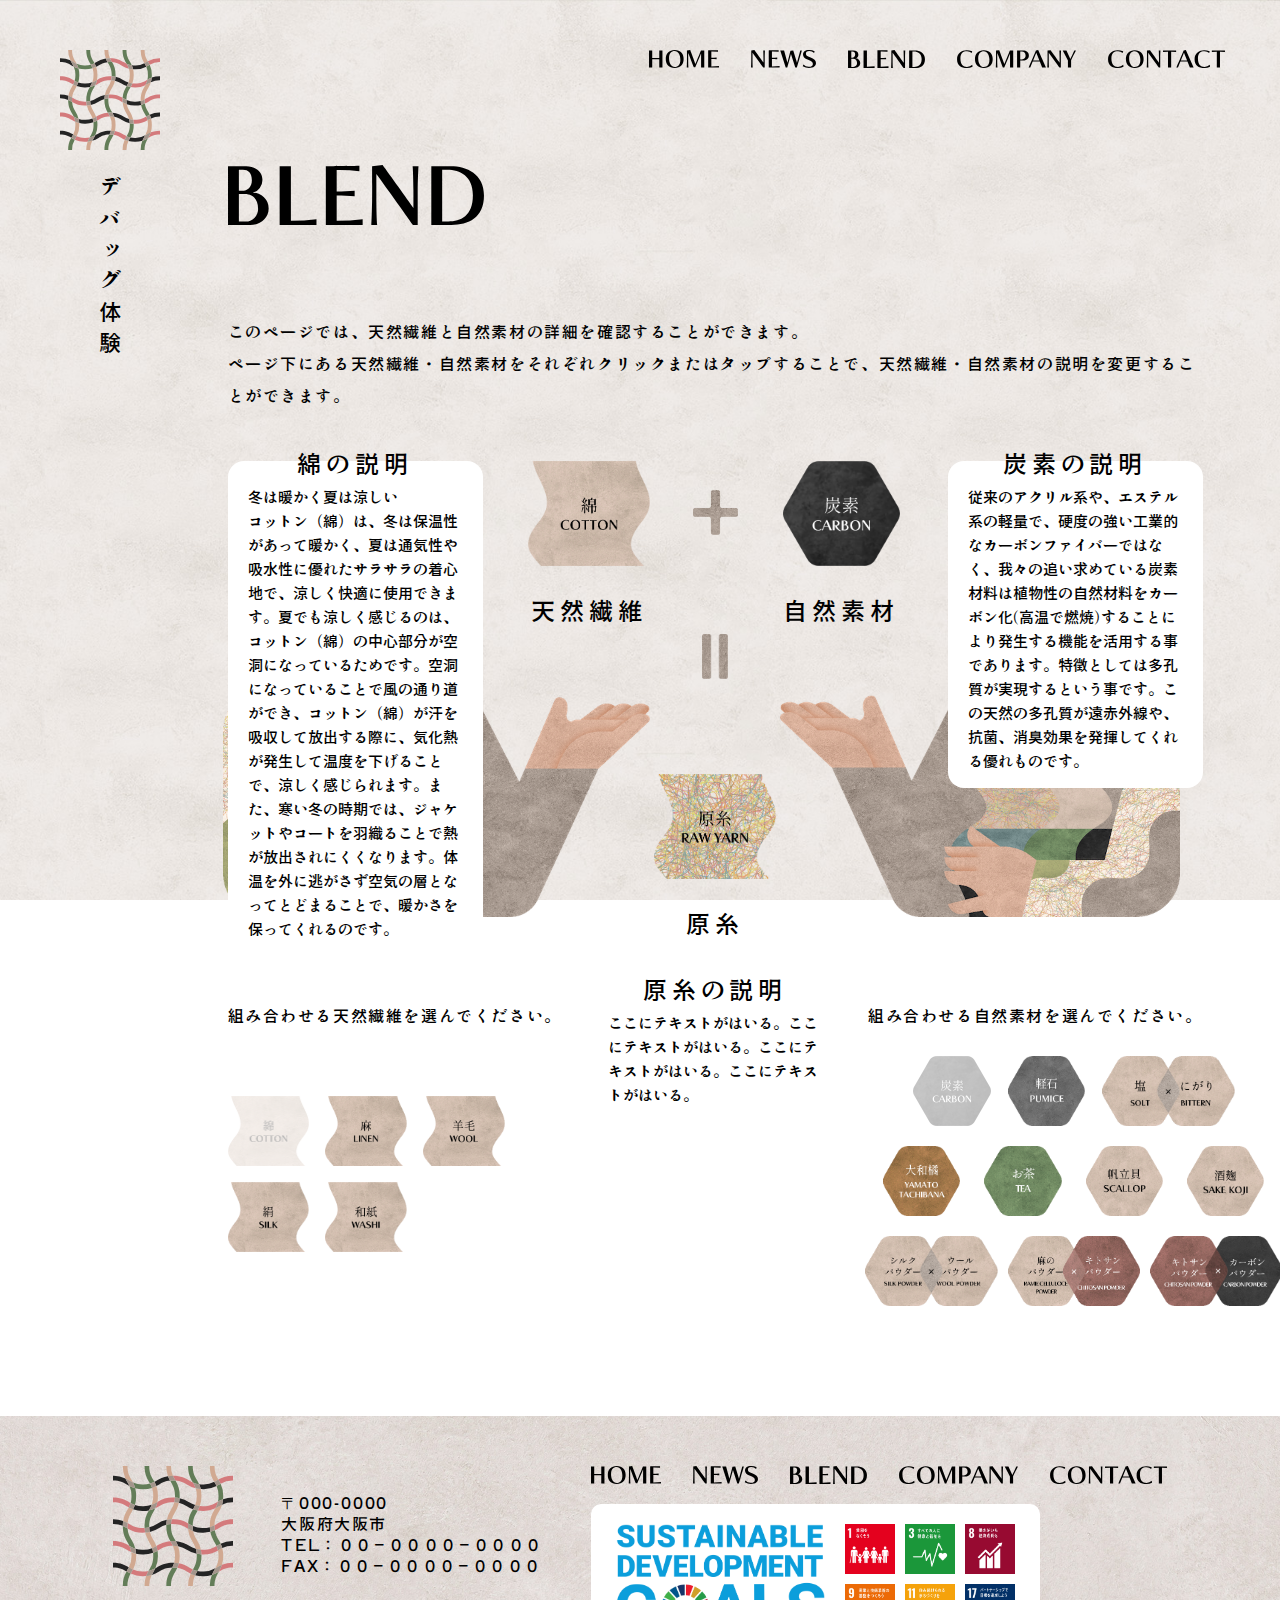
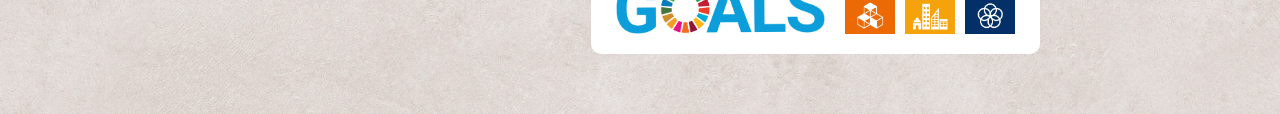
<file: blend.html>
<!DOCTYPE html>
<html lang="ja">
<head>
  <meta charset="UTF-8">
  <meta http-equiv="X-UA-Compatible" content="IE=edge">
  <meta name="viewport" content="width=device-width, initial-scale=1.0">
  <meta name="robots" content="noindex">
  <title>BLEND｜デバッグ体験</title>
  <link rel="preconnect" href="https://fonts.googleapis.com">
  <link rel="preconnect" href="https://fonts.gstatic.com" crossorigin>
  <link href="https://fonts.googleapis.com/css2?family=Noto+Sans+JP:wght@900&family=Shippori+Antique&display=swap" rel="stylesheet">
   <link rel="stylesheet" href="style.css">
  <script src="./script/jquery.min.js"></script>
  <script src="./script/animation.js"></script>
</head>
<body>
  <header class="header content-wrap">
    <div class="header__wrap header__wrap--left">
      <img class="image header__logo" src="./image/logo.svg" alt="  ロゴ">
      <h2 class="header__title">デバッグ体験</h2>
    </div>
    <nav class="header__wrap header__wrap--right">
      <ul class="header__menu global-menu">
        <li class="global-menu__item"><a class="link global-menu__link" href="./"><img class="image global-menu__image" src="./image/text-black-home.svg" alt="home"></a></li>
        <li class="global-menu__item"><a class="link global-menu__link" href="./news.html"><img class="image global-menu__image" src="./image/text-black-news.svg" alt="news"></a></li>
        <li class="global-menu__item"><a class="link global-menu__link" href="./blend.html"><img class="image global-menu__image" src="./image/text-black-blend.svg" alt="blend"></a></li>
        <li class="global-menu__item"><a class="link global-menu__link" href="./company.html"><img class="image global-menu__image" src="./image/text-black-company.svg" alt="company"></a></li>
        <li class="global-menu__item"><a class="link global-menu__link" href="./contact.html"><img class="image global-menu__image" src="./image/text-black-contact.svg" alt="contact"></a></li>
      </ul>
    </nav>
    <button class="header__hamburger button"><span></span></button>
  </header>
  <main>
    <section class="page page-blend">
      <h1 class="page__title"><img class="image" src="./image/text-black-blend.svg" alt="blend"></h1>
      <div class="page-blend__wrap mt-90">
        <p class="page-blend__description">このページでは、天然繊維と自然素材の詳細を確認することができます。<br>ページ下にある天然繊維・自然素材をそれぞれクリックまたはタップすることで、天然繊維・自然素材の説明を変更することができます。</p>
        <div class="page-blend__result">
          <div class="page-blend__addition mt-50">
            <div class="page-blend__material page-blend__material--1">
              <div class="page-blend__image--selected">
                <img id="material1_img" class="image" src="./image/image-blend-cotton.png" alt="綿 cotton">
                <h2 class="mt-20">天然繊維</h2>
              </div>
              <div id="material1_desc" class="page-blend__description page-blend__description--frame">
                <h2>綿の説明</h2>
                <p>冬は暖かく夏は涼しい<br>コットン（綿）は、冬は保温性があって暖かく、夏は通気性や吸水性に優れたサラサラの着心地で、涼しく快適に使用できます。夏でも涼しく感じるのは、コットン（綿）の中心部分が空洞になっているためです。空洞になっていることで風の通り道ができ、コットン（綿）が汗を吸収して放出する際に、気化熱が発生して温度を下げることで、涼しく感じられます。また、寒い冬の時期では、ジャケットやコートを羽織ることで熱が放出されにくくなります。体温を外に逃がさず空気の層となってとどまることで、暖かさを保ってくれるのです。</p>
              </div>
            </div>
            <img class="page-blend__plus image mt-70- mt-sp-0" src="./image/image-blend-plus.png" alt="+">
            <div class="page-blend__material page-blend__material--2">
              <div class="page-blend__image--selected">
                <img id="material2_img" class="image" src="./image/image-blend-carbon.png" alt="炭素 carbon">
                <h2 class="mt-20">自然素材</h2>
              </div>
              <div id="material2_desc" class="page-blend__description page-blend__description--frame">
                <h2>炭素の説明</h2>
                <p>従来のアクリル系や、エステル系の軽量で、硬度の強い工業的なカーボンファイバーではなく、我々の追い求めている炭素材料は植物性の自然材料をカーボン化(高温で燃焼)することにより発生する機能を活用する事であります。特徴としては多孔質が実現するという事です。この天然の多孔質が遠赤外線や、抗菌、消臭効果を発揮してくれる優れものです。</p>
              </div>
            </div>
          </div>
          <img class="page-blend__equal image mt-sp-30" src="./image/image-blend-equal.png" alt="=">
          <div class="page-blend__yarn mt-95 mt-sp-30">
            <div class="page-blend__image--selected">
              <img class="image" src="./image/image-blend-raw_yarn.png" alt="原糸 raw yarn">
              <h2 class="mt-20">原糸</h2>
            </div>
            <div id="yarn_desc" class="page-blend__description page-blend__description--frame">
              <h2>原糸の説明</h2>
              <p>ここにテキストがはいる。ここにテキストがはいる。ここにテキストがはいる。ここにテキストがはいる。</p>
            </div>
          </div>
        </div>
        <div class="page-blend__list">
          <div class="page-blend__materials page-blend__materials--1">
            <p>組み合わせる天然繊維を選んでください。</p>
            <div class="page-blend__natural-fiber mt-65 mt-sp-30">
              <img class="image selected" src="./image/image-blend-cotton.png" alt="コットン">
              <img class="image" src="./image/image-blend-linen.png" alt="麻">
              <img class="image" src="./image/image-blend-wool.png" alt="ウール">
              <img class="image" src="./image/image-blend-silk.png" alt="シルク">
              <img class="image" src="./image/image-blend-washi.png" alt="和紙繊維">
            </div>
          </div>
          <div class="page-blend__materials page-blend__materials--2">
            <p>組み合わせる自然素材を選んでください。</p>
            <div class="page-blend__natural-materials mt-25">
              <div class="page-blend__row page-blend__row--1">
                <img class="image selected" src="./image/image-blend-carbon.png" alt="炭素原料">
                <img class="image" src="./image/image-blend-pumice.png" alt="軽石">
                <img class="image" src="./image/image-blend-solt_bittern.png" alt="塩＆苦汁">
              </div>
              <div class="page-blend__row page-blend__row--2 mt-20">
                <img class="image" src="./image/image-blend-yamatotachibana.png" alt="大和橘">
                <img class="image" src="./image/image-blend-tea.png" alt="お茶（カテキン）">
                <img class="image" src="./image/image-blend-scallop.png" alt="ホタテ貝殻">
                <img class="image" src="./image/image-blend-sakekoji.png" alt="酒粕、酒糀">
              </div>
              <div class="page-blend__row page-blend__row--3 mt-20">
                <img class="image" src="./image/image-blend-silkp_woolp.png" alt="シルクパウダー＆ウールパウダー">
                <img class="image" src="./image/image-blend-ramiecellulocep_chitosanp.png" alt="麻のパウダー＆キトサンパウダー">
                <img class="image" src="./image/image-blend-chitosanp_carbonp.png" alt="キトサンパウダー＆カーボンパウダー">
              </div>
            </div>
          </div>
        </div>
      </div>
    </section>
  </main>
  <footer class="footer section--brown">
    <img class="image footer__logo" src="./image/logo.svg" alt="  ロゴ">
    <dl class="footer__info">
      <dt class="footer__company"> </dt>
      <dd class="footer__address"> 〒000-0000</dd>
      <dd class="footer__address">大阪府大阪市</dd>
      <dd class="footer__tel">TEL：００−００００−００００</dd>
      <dd class="footer__fax">FAX：００−００００−００００</dd>
    </dl>
    <div>
      <nav class="footer__wrap">
        <ul class="footer__menu global-menu">
          <li class="global-menu__item"><a class="link global-menu__link" href="./"><img class="image global-menu__image" src="./image/text-black-home.svg" alt="home"></a></li>
          <li class="global-menu__item"><a class="link global-menu__link" href="./news.html"><img class="image global-menu__image" src="./image/text-black-news.svg" alt="news"></a></li>
          <li class="global-menu__item"><a class="link global-menu__link" href="./blend.html"><img class="image global-menu__image" src="./image/text-black-blend.svg" alt="blend"></a></li>
          <li class="global-menu__item"><a class="link global-menu__link" href="./company.html"><img class="image global-menu__image" src="./image/text-black-company.svg" alt="company"></a></li>
          <li class="global-menu__item"><a class="link global-menu__link" href="./contact.html"><img class="image global-menu__image" src="./image/text-black-contact.svg" alt="contact"></a></li>
        </ul>
      </nav>
      <div class="sdgs">
        <img class="sdgs__logo image" src="./image/sdg_logo.png">
        <div class="sdgs__icons">
          <img class="image" src="./image/sdg_icon_01_ja_2.png">
          <img class="image" src="./image/sdg_icon_03_ja_2.png">
          <img class="image" src="./image/sdg_icon_08_ja_2.png">
          <img class="image" src="./image/sdg_icon_09_ja_2.png">
          <img class="image" src="./image/sdg_icon_11_ja_2.png">
          <img class="image" src="./image/sdg_icon_17_ja_2.png">
        </div>
      </div>
    </div>
  </footer>
  <script src="./script/blend.js"></script>
</body>
</html>
</file>
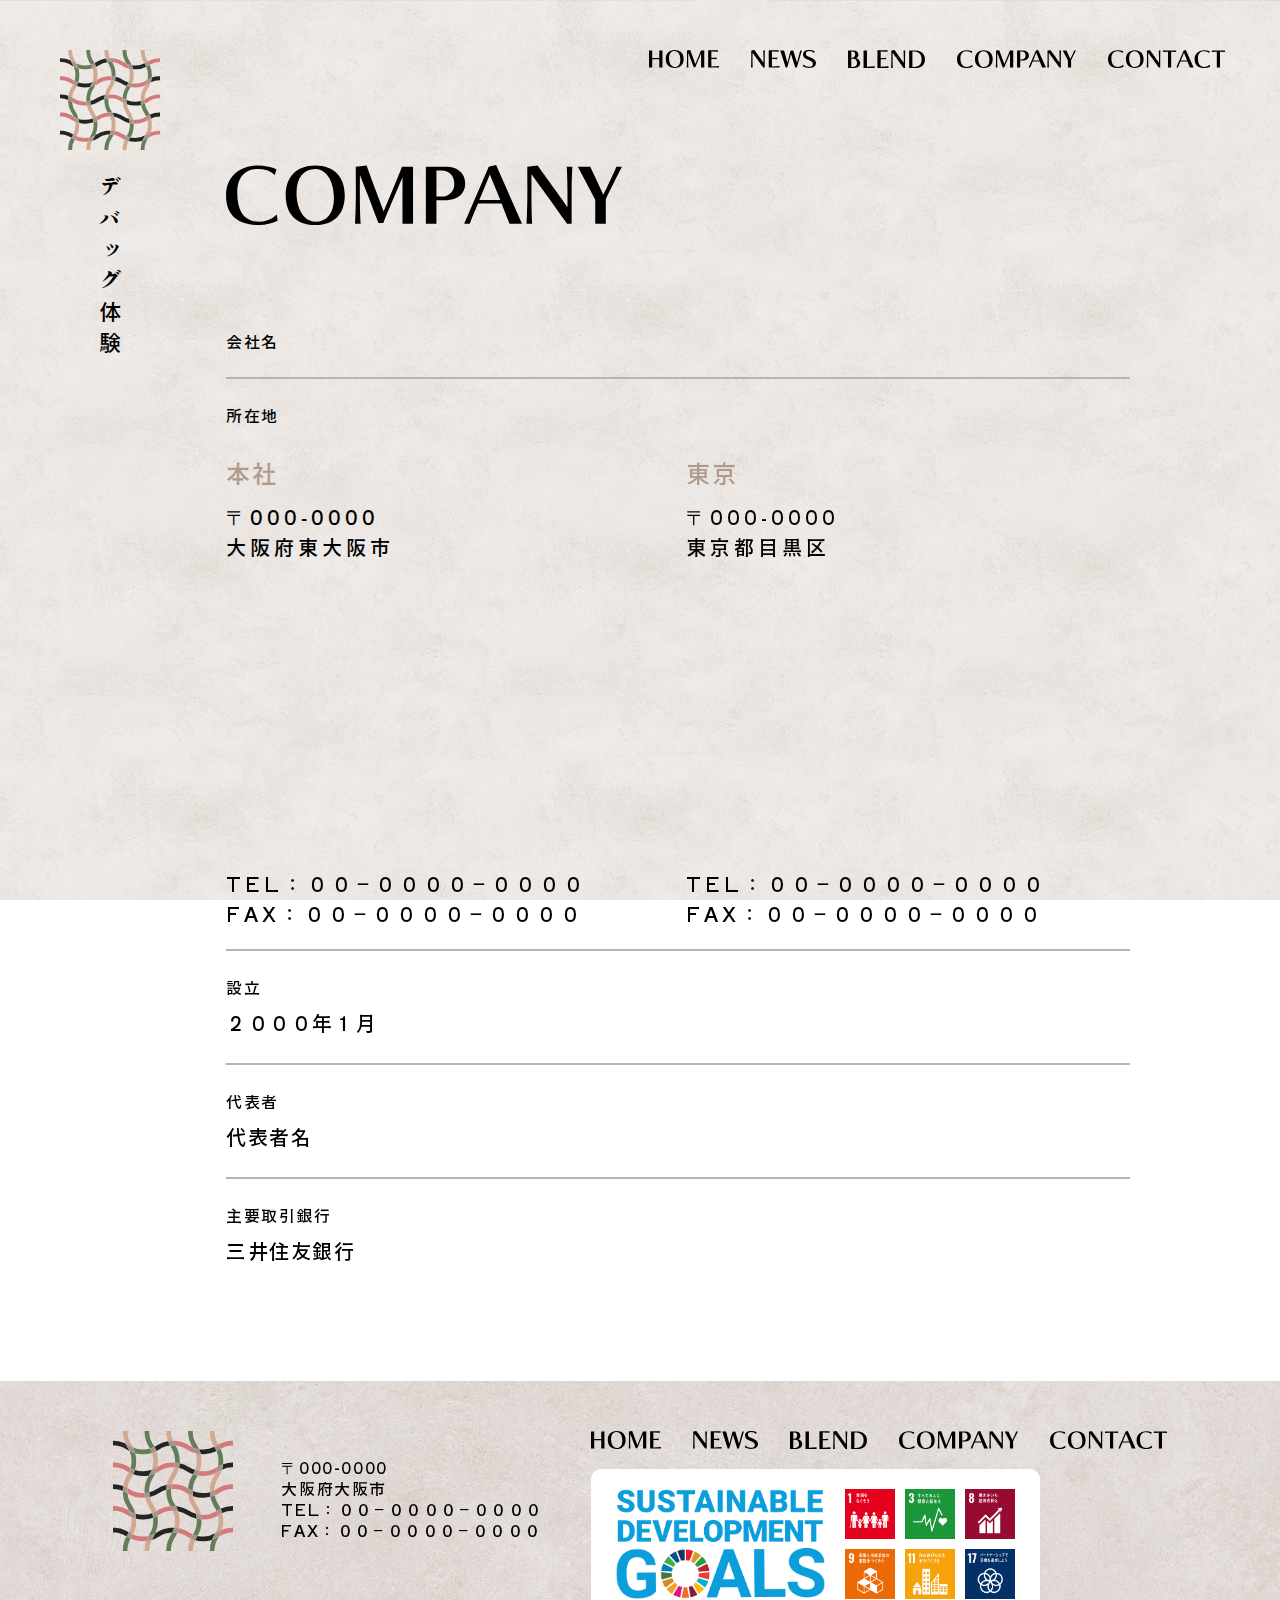
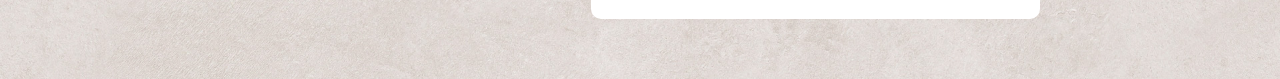
<file: company.html>
<!DOCTYPE html>
<html lang="ja">
<head>
  <meta charset="UTF-8">
  <meta http-equiv="X-UA-Compatible" content="IE=edge">
  <meta name="viewport" content="width=device-width, initial-scale=1.0">
  <meta name="robots" content="noindex">
  <title>COMPANY｜デバッグ体験</title>
  <link rel="preconnect" href="https://fonts.googleapis.com">
  <link rel="preconnect" href="https://fonts.gstatic.com" crossorigin>
  <link href="https://fonts.googleapis.com/css2?family=Noto+Sans+JP:wght@900&family=Shippori+Antique&display=swap" rel="stylesheet">
  <link rel="stylesheet" href="style.css">
  <script src="./script/jquery.min.js"></script>
  <script src="./script/animation.js"></script>
</head>
<body>
  <header class="header content-wrap">
    <div class="header__wrap header__wrap--left">
      <img class="image header__logo" src="./image/logo.svg" alt="  ロゴ">
      <h2 class="header__title">デバッグ体験</h2>
    </div>
    <nav class="header__wrap header__wrap--right">
      <ul class="header__menu global-menu">
        <li class="global-menu__item"><a class="link global-menu__link" href="./"><img class="image global-menu__image" src="./image/text-black-home.svg" alt="home"></a></li>
        <li class="global-menu__item"><a class="link global-menu__link" href="./news.html"><img class="image global-menu__image" src="./image/text-black-news.svg" alt="news"></a></li>
        <li class="global-menu__item"><a class="link global-menu__link" href="./blend.html"><img class="image global-menu__image" src="./image/text-black-blend.svg" alt="blend"></a></li>
        <li class="global-menu__item"><a class="link global-menu__link" href="./company.html"><img class="image global-menu__image" src="./image/text-black-company.svg" alt="company"></a></li>
        <li class="global-menu__item"><a class="link global-menu__link" href="./contact.html"><img class="image global-menu__image" src="./image/text-black-contact.svg" alt="contact"></a></li>
      </ul>
    </nav>
    <button class="header__hamburger button"><span></span></button>
  </header>
  <main>
    <section class="page page-company">
      <h1 class="page__title"><img class="image" src="./image/text-black-company.svg" alt="company"></h1>
      <dl class="page__wrap page-company__info mt-100 mt-sp-30">
        <dt class="page-company__heading">会社名</dt>
        <dd class="page-company__description page-company__description--name"> </dd>
        <dt class="page-company__heading mt-20">所在地</dt>
        <dd class="page-company__description--parent">
          <dl class="page-company__location">
            <dt class="page-company__heading--location">本社</dt>
            <dd class="page-company__description--location mt-5">〒000-0000</dd>
            <dd class="page-company__description--location">大阪府東大阪市</dd>
            <dd class="page-company__description--location mt-20 mt-sp-10"><iframe src="https://www.google.com/maps/embed?pb=!1m18!1m12!1m3!1d1984.2360959584894!2d135.55847200266365!3d34.66412838921641!2m3!1f0!2f0!3f0!3m2!1i1024!2i768!4f13.1!3m3!1m2!1s0x6000de322f7bc8e1%3A0x966f07151be012b4!2z44CSNTc3LTAwNTcg5aSn6Ziq5bqc5p2x5aSn6Ziq5biC6Laz5Luj5paw55S677yR77yX4oiS77yZIOaWsOeUuuODk-ODqyAxZg!5e0!3m2!1sja!2sjp!4v1655682809235!5m2!1sja!2sjp" width="380" height="260" style="border:0;" allowfullscreen="" loading="lazy" referrerpolicy="no-referrer-when-downgrade"></iframe></dd>
            <dd class="page-company__description--location mt-20 mt-sp-10">TEL：００−００００−００００</dd>
            <dd class="page-company__description--location">FAX：００−００００−００００</dd>
          </dl>
          <dl class="page-company__location">
            <dt class="page-company__heading--location">東京</dt>
            <dd class="page-company__description--location mt-5">〒000-0000</dd>
            <dd class="page-company__description--location">東京都目黒区</dd>
            <dd class="page-company__description--location mt-20 mt-sp-10"><iframe src="https://www.google.com/maps/embed?pb=!1m18!1m12!1m3!1d3242.2256440441906!2d139.6974564!3d35.64681189999999!2m3!1f0!2f0!3f0!3m2!1i1024!2i768!4f13.1!3m3!1m2!1s0x60188b4e8b25d125%3A0xfc38ba1244880a23!2z44CSMTUzLTAwNDIg5p2x5Lqs6YO955uu6buS5Yy66Z2S6JGJ5Y-w77yR5LiB55uu77yS77yR4oiS77yR77yRIDFm!5e0!3m2!1sja!2sjp!4v1656060027520!5m2!1sja!2sjp" width="380" height="260" style="border:0;" allowfullscreen="" loading="lazy" referrerpolicy="no-referrer-when-downgrade"></iframe></dd>
            <dd class="page-company__description--location mt-20 mt-sp-10">TEL：００−００００−００００</dd>
            <dd class="page-company__description--location">FAX：００−００００−００００</dd>
          </dl>
        </dd>
        <dt class="page-company__heading mt-20">設立</dt>
        <dd class="page-company__description">２０００年１月</dd>
        <dt class="page-company__heading mt-20">代表者</dt>
        <dd class="page-company__description">代表者名</dd>
        <dt class="page-company__heading mt-20">主要取引銀行</dt>
        <dd class="page-company__description">三井住友銀行</dd>
      </dl>
    </section>
  </main>
  <footer class="footer section--brown">
    <img class="image footer__logo" src="./image/logo.svg" alt="  ロゴ">
    <dl class="footer__info">
      <dt class="footer__company"> </dt>
      <dd class="footer__address"> 〒000-0000</dd>
      <dd class="footer__address">大阪府大阪市</dd>
      <dd class="footer__tel">TEL：００−００００−００００</dd>
      <dd class="footer__fax">FAX：００−００００−００００</dd>
    </dl>
    <div>
      <nav class="footer__wrap">
        <ul class="footer__menu global-menu">
          <li class="global-menu__item"><a class="link global-menu__link" href="./"><img class="image global-menu__image" src="./image/text-black-home.svg" alt="home"></a></li>
          <li class="global-menu__item"><a class="link global-menu__link" href="./news.html"><img class="image global-menu__image" src="./image/text-black-news.svg" alt="news"></a></li>
          <li class="global-menu__item"><a class="link global-menu__link" href="./blend.html"><img class="image global-menu__image" src="./image/text-black-blend.svg" alt="blend"></a></li>
          <li class="global-menu__item"><a class="link global-menu__link" href="./company.html"><img class="image global-menu__image" src="./image/text-black-company.svg" alt="company"></a></li>
          <li class="global-menu__item"><a class="link global-menu__link" href="./contact.html"><img class="image global-menu__image" src="./image/text-black-contact.svg" alt="contact"></a></li>
        </ul>
      </nav>
      <div class="sdgs">
        <img class="sdgs__logo image" src="./image/sdg_logo.png">
        <div class="sdgs__icons">
          <img class="image" src="./image/sdg_icon_01_ja_2.png">
          <img class="image" src="./image/sdg_icon_03_ja_2.png">
          <img class="image" src="./image/sdg_icon_08_ja_2.png">
          <img class="image" src="./image/sdg_icon_09_ja_2.png">
          <img class="image" src="./image/sdg_icon_11_ja_2.png">
          <img class="image" src="./image/sdg_icon_17_ja_2.png">
        </div>
      </div>
    </div>
  </footer>
</body>
</html>
</file>
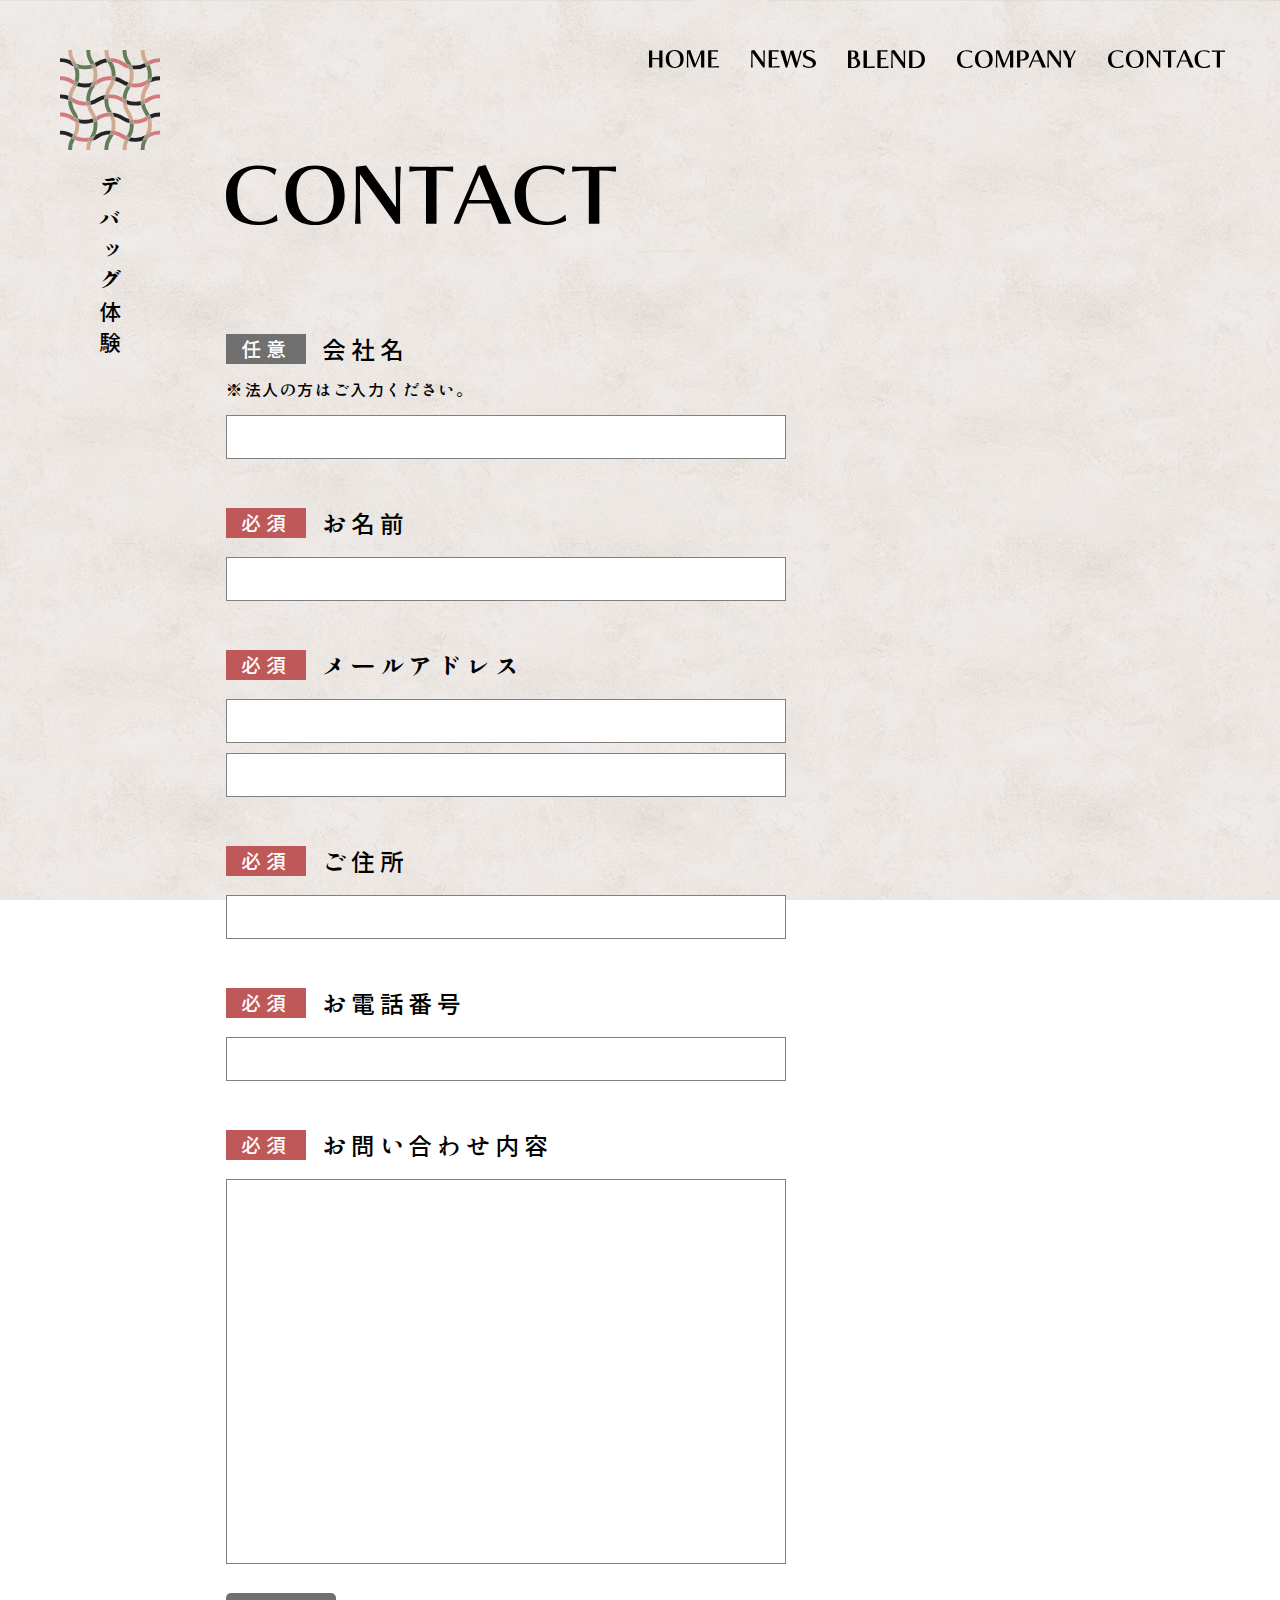
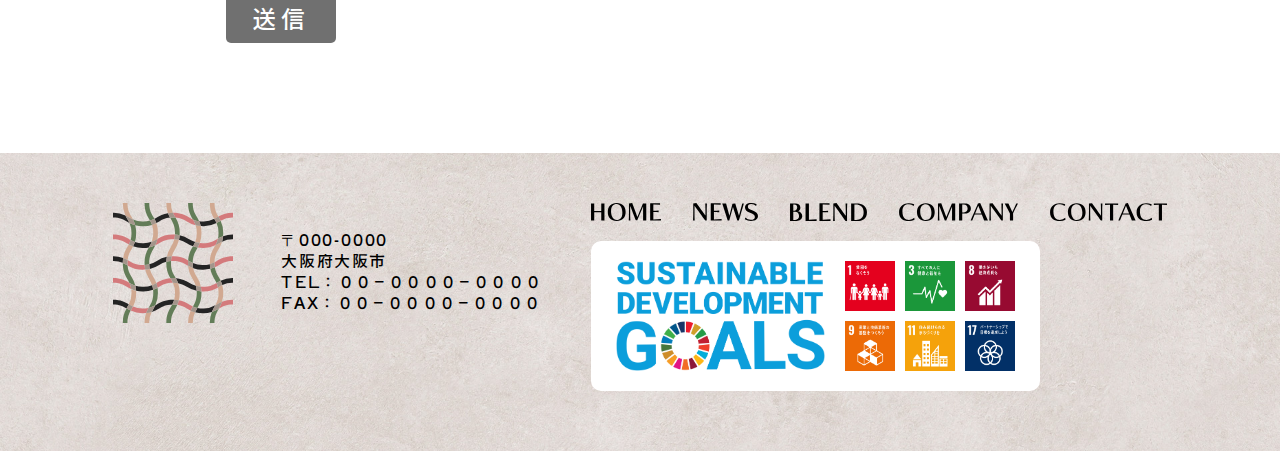
<file: contact.html>
<!DOCTYPE html>
<html lang="ja">
<head>
  <meta charset="UTF-8">
  <meta http-equiv="X-UA-Compatible" content="IE=edge">
  <meta name="viewport" content="width=device-width, initial-scale=1.0">
  <meta name="robots" content="noindex">
  <title>CONTACT｜デバッグ体験</title>
  <link rel="preconnect" href="https://fonts.googleapis.com">
  <link rel="preconnect" href="https://fonts.gstatic.com" crossorigin>
  <link href="https://fonts.googleapis.com/css2?family=Noto+Sans+JP:wght@900&family=Shippori+Antique&display=swap" rel="stylesheet">
   <link rel="stylesheet" href="style.css">
  <script src="./script/jquery.min.js"></script>
  <script src="./script/animation.js"></script>
</head>
<body>
  <header class="header content-wrap">
    <div class="header__wrap header__wrap--left">
      <img class="image header__logo" src="./image/logo.svg" alt="  ロゴ">
      <h2 class="header__title">デバッグ体験</h2>
    </div>
    <nav class="header__wrap header__wrap--right">
      <ul class="header__menu global-menu">
        <li class="global-menu__item"><a class="link global-menu__link" href="./"><img class="image global-menu__image" src="./image/text-black-home.svg" alt="home"></a></li>
        <li class="global-menu__item"><a class="link global-menu__link" href="./news.html"><img class="image global-menu__image" src="./image/text-black-news.svg" alt="news"></a></li>
        <li class="global-menu__item"><a class="link global-menu__link" href="./blend.html"><img class="image global-menu__image" src="./image/text-black-blend.svg" alt="blend"></a></li>
        <li class="global-menu__item"><a class="link global-menu__link" href="./company.html"><img class="image global-menu__image" src="./image/text-black-company.svg" alt="company"></a></li>
        <li class="global-menu__item"><a class="link global-menu__link" href="./contact.html"><img class="image global-menu__image" src="./image/text-black-contact.svg" alt="contact"></a></li>
      </ul>
    </nav>
    <button class="header__hamburger button"><span></span></button>
  </header>
  <main>
    <section class="page page-contact">
      <h1 class="page__title"><img class="image" src="./image/text-black-contact.svg" alt="contact"></h1>
      <form class="contact-form mt-100 mt-sp-30" action="">
        <div class="contact-form__item">
          <label class="contact-form__label contact-form__label--free">会社名</label>
          <small class="contact-form__note">※法人の方はご入力ください。</small>
          <input class="contact-form__input form mt-10 mt-sp-15" type="text" required>
        </div>
        <div class="contact-form__item mt-40 mt-sp-15">
          <label class="contact-form__label">お名前</label>
          <input class="contact-form__input form mt-10 mt-sp-15" type="text" required>
        </div>
        <div class="contact-form__item mt-40 mt-sp-15">
          <label class="contact-form__label">メールアドレス</label>
          <input class="contact-form__input form mt-10 mt-sp-15" type="email" required>
          <input class="contact-form__input form mt-10 mt-sp-15" type="email">
        </div>
        <div class="contact-form__item mt-40 mt-sp-15">
          <label class="contact-form__label">ご住所</label>
          <input class="contact-form__input form mt-10 mt-sp-15" type="text" required>
        </div>
        <div class="contact-form__item mt-40 mt-sp-15">
          <label class="contact-form__label">お電話番号</label>
          <input class="contact-form__input form mt-10 mt-sp-15" type="tel" required>
        </div>
        <div class="contact-form__item mt-40 mt-sp-15">
          <label class="contact-form__label">お問い合わせ内容</label>
          <textarea class="contact-form__input contact-form__input--textarea form mt-10 mt-sp-15" required></textarea>
        </div>
        <button class="contact-form__button form button mt-20 mt-sp-10" type="submit">送信</button>
      </form>
    </section>
  </main>
  <footer class="footer section--brown">
    <img class="image footer__logo" src="./image/logo.svg" alt="  ロゴ">
    <dl class="footer__info">
      <dt class="footer__company"> </dt>
      <dd class="footer__address"> 〒000-0000</dd>
      <dd class="footer__address">大阪府大阪市</dd>
      <dd class="footer__tel">TEL：００−００００−００００</dd>
      <dd class="footer__fax">FAX：００−００００−００００</dd>
    </dl>
    <div>
      <nav class="footer__wrap">
        <ul class="footer__menu global-menu">
          <li class="global-menu__item"><a class="link global-menu__link" href="./"><img class="image global-menu__image" src="./image/text-black-home.svg" alt="home"></a></li>
          <li class="global-menu__item"><a class="link global-menu__link" href="./news.html"><img class="image global-menu__image" src="./image/text-black-news.svg" alt="news"></a></li>
          <li class="global-menu__item"><a class="link global-menu__link" href="./blend.html"><img class="image global-menu__image" src="./image/text-black-blend.svg" alt="blend"></a></li>
          <li class="global-menu__item"><a class="link global-menu__link" href="./company.html"><img class="image global-menu__image" src="./image/text-black-company.svg" alt="company"></a></li>
          <li class="global-menu__item"><a class="link global-menu__link" href="./contact.html"><img class="image global-menu__image" src="./image/text-black-contact.svg" alt="contact"></a></li>
        </ul>
      </nav>
      <div class="sdgs">
        <img class="sdgs__logo image" src="./image/sdg_logo.png">
        <div class="sdgs__icons">
          <img class="image" src="./image/sdg_icon_01_ja_2.png">
          <img class="image" src="./image/sdg_icon_03_ja_2.png">
          <img class="image" src="./image/sdg_icon_08_ja_2.png">
          <img class="image" src="./image/sdg_icon_09_ja_2.png">
          <img class="image" src="./image/sdg_icon_11_ja_2.png">
          <img class="image" src="./image/sdg_icon_17_ja_2.png">
        </div>
      </div>
    </div>
  </footer>
</body>
</html>
</file>
<file: style.css>
﻿html,body,div,span,object,iframe,h1,h2,h3,h4,h5,h6,p,blockquote,pre,abbr,address,cite,code,del,dfn,em,img,ins,kbd,q,samp,small,strong,sub,sup,var,b,i,dl,dt,dd,ol,ul,li,fieldset,form,label,legend,table,caption,tbody,tfoot,thead,tr,th,td,article,aside,canvas,details,figcaption,figure,footer,header,hgroup,menu,nav,section,summary,time,mark,audio,video{margin:0;padding:0;border:0;outline:0;font-size:100%;vertical-align:baseline;background:rgba(0,0,0,0)}body{line-height:1}article,aside,details,figcaption,figure,footer,header,hgroup,menu,nav,section{display:block}nav ul{list-style:none}blockquote,q{quotes:none}blockquote:before,blockquote:after,q:before,q:after{content:"";content:none}a{margin:0;padding:0;font-size:100%;vertical-align:baseline;background:rgba(0,0,0,0)}ins{background-color:#ff9;color:#000;text-decoration:none}mark{background-color:#ff9;color:#000;font-style:italic;font-weight:bold}del{text-decoration:line-through}abbr[title],dfn[title]{border-bottom:1px dotted;cursor:help}table{border-collapse:collapse;border-spacing:0}hr{display:block;height:1px;border:0;border-top:1px solid #ccc;margin:1em 0;padding:0}input,select{vertical-align:middle}*{box-sizing:border-box;flex-shrink:0}html{height:100%;-webkit-text-size-adjust:100%;-ms-text-size-adjust:100%;-webkit-font-smoothing:antialiased;-moz-osx-font-smoothing:grayscale;text-rendering:optimizeLegibility;scroll-behavior:smooth}body{min-height:100vh;font-family:"Shippori Antique",sans-serif;font-size:16px;font-weight:normal;line-height:2;letter-spacing:1.6px;color:#000;background-image:url("./image/bg-white.jpg");background-position:center;background-repeat:repeat;background-size:cover;background-attachment:fixed}@media screen and (max-width: 767px){body{font-size:14px}}main{min-height:calc(100vh - 244px)}.image{display:block;object-fit:contain;object-position:center}.link{color:inherit;text-decoration:none;transition:.3s ease}.link:hover{opacity:.4}.form{-webkit-appearance:none;-moz-appearance:none;-o-appearance:none;appearance:none;font-family:inherit}.button{display:block;padding:initial;border:none;background-color:initial;cursor:pointer;transition:.3s ease}.button:hover{opacity:.4}.content-wrap{width:100%;max-width:1440px;margin-right:auto;margin-left:auto}.content-wrap--child{width:100%;max-width:1300px;margin-right:0;margin-left:auto}.content-wrap--child--child{width:100%;max-width:1100px;margin-right:auto;margin-left:auto}.content-wrap--child--child--right{margin-right:33px}@media screen and (max-width: 767px){.content-wrap--child--child--right{margin-right:initial}}.content-wrap--news{width:100%;max-width:940px}@media screen and (max-width: 767px){.content-wrap--news{padding:0 20px}}.content-wrap--news__link{display:block;margin:0 0 0 auto;width:fit-content;width:-moz-fit-content}.header{position:absolute;top:0;left:0;right:0;z-index:100}@media screen and (max-width: 767px){.header{position:fixed}}.header__wrap{position:absolute;top:50px}@media screen and (max-width: 767px){.header__wrap{top:20px}}.header__wrap--left{left:60px}@media screen and (max-width: 767px){.header__wrap--left{left:25px;z-index:100}}.header__wrap--right{right:55px}@media screen and (max-width: 767px){.header__wrap--right{display:none;top:0px;right:initial;width:100%;height:100vh;background-image:url(./image/bg-white.jpg)}}.header__logo{width:100px}@media screen and (max-width: 767px){.header__logo{display:none}}.header__title{margin:26px auto 0;font-size:22px;font-weight:normal;letter-spacing:9px;writing-mode:vertical-rl}@media screen and (max-width: 767px){.header__title{margin:0;font-size:14px;letter-spacing:4px;writing-mode:initial}}.header__hamburger{display:none}@media screen and (max-width: 767px){.header__hamburger{position:absolute;top:20px;right:25px;display:block;padding:16.5px 5px}.header__hamburger span{position:relative;display:block;width:25px;height:2px;background-color:#707070;transition:all .3s}.header__hamburger span::before,.header__hamburger span::after{position:absolute;content:"";display:block;width:25px;height:2px;background-color:#707070;transition:all .3s}.header__hamburger span::before{bottom:6px}.header__hamburger span::after{top:6px}.header__hamburger--opened span{background-color:rgba(0,0,0,0)}.header__hamburger--opened span::before,.header__hamburger--opened span::after{background-color:#707070}.header__hamburger--opened span::before{bottom:0;transform:rotateZ(45deg)}.header__hamburger--opened span::after{top:0;transform:rotateZ(-45deg)}}.footer{display:flex;gap:48px;flex-wrap:wrap;justify-content:center;padding-top:50px;padding-bottom:60px}@media screen and (max-width: 767px){.footer{gap:15px;flex-direction:column;padding-top:20px;padding-bottom:30px;background-color:#fff}}.footer__logo{align-self:flex-start;height:120px}@media screen and (max-width: 767px){.footer__logo{align-self:center;height:85px}}.footer__info{list-style:none}@media screen and (max-width: 767px){.footer__info{text-align:center}}.footer__company{margin-bottom:26px;font-size:24px;line-height:1;letter-spacing:3px}@media screen and (max-width: 767px){.footer__company{margin-bottom:20px;font-size:16px}}.footer__address,.footer__tel,.footer__fax{line-height:21px}@media screen and (max-width: 767px){.footer__address,.footer__tel,.footer__fax{font-size:10px;line-height:1.8;letter-spacing:1}}@media screen and (max-width: 767px){.footer__wrap{display:none}}.global-menu{display:flex;gap:32px}@media screen and (max-width: 767px){.global-menu{gap:0;flex-direction:column;padding:80px 50px 0}}@media screen and (max-width: 767px){.global-menu__item:not(:last-child){border-bottom:1px solid}}@media screen and (max-width: 767px){.global-menu__link{display:block;padding:15px 0}}.global-menu__image{height:18px}.hero-section{position:relative;padding-top:115px}@media screen and (max-width: 767px){.hero-section{padding-top:80px;padding-right:30px;padding-left:30px}}.hero-section__wrap{padding-bottom:80px}@media screen and (max-width: 767px){.hero-section__wrap{padding-bottom:50px}}@media screen and (max-width: 767px){.hero-section__image--pc{display:none}}.hero-section__image--sp{display:none}@media screen and (max-width: 767px){.hero-section__image--sp{display:block}}.hero-section__description--sp{display:none}@media screen and (max-width: 767px){.hero-section__description--sp{display:block;font-size:18px;line-height:1.8;color:#af9b8e;text-align:center}}.hero-section__button{position:absolute;right:50px;bottom:0;display:block}@media screen and (max-width: 767px){.hero-section__button{display:none}}.hero-section__arrow{height:180px}.section{padding-left:27px;padding-left:0}.section--lab--1{padding-top:50px;padding-bottom:120px}@media screen and (max-width: 767px){.section--lab--1{padding:30px}}.section--lab--2{padding-top:60px;padding-bottom:80px}@media screen and (max-width: 767px){.section--lab--2{padding:30px 50px}}.section--lab--2__body{display:flex;flex-wrap:wrap;gap:32px 67px}@media screen and (max-width: 767px){.section--lab--2__body{gap:32px 67px}}.section--lab--2__content{width:450px}@media screen and (max-width: 767px){.section--lab--2__content{width:100%}}.section--lab--2__content .section__description--large{white-space:nowrap}@media screen and (max-width: 767px){.section--lab--2__content .section__description--large{font-size:18px;letter-spacing:4px;white-space:initial}}.section--lab--2__image{width:100%}.section--achievement{padding-top:80px;padding-bottom:150px;overflow:hidden}@media screen and (max-width: 767px){.section--achievement{padding:30px 0 30px 30px}}.section--achievement__body{width:100%;max-width:1133px}@media screen and (max-width: 767px){.section--achievement__body{padding-left:20px}}.section--achievement__body>.image{width:100%}@media screen and (max-width: 767px){.section--achievement__content{padding-right:50px}}.section--achievement__title .image{height:36px}@media screen and (max-width: 767px){.section--achievement__title .image{height:16px}}.section--achievement__wrap{display:flex}@media screen and (max-width: 767px){.section--achievement__wrap{display:block}}.section--news{padding-top:70px;padding-bottom:40px}@media screen and (max-width: 767px){.section--news{padding:30px}}.section--flex{display:flex;gap:86px}@media screen and (max-width: 767px){.section--flex{display:block}}.section--brown{background-image:url("./image/bg-brown.jpg");background-position:center;background-repeat:repeat;background-size:cover}@media screen and (max-width: 767px){.section__body{padding:0 20px}}.section__title{display:flex;flex-direction:column;align-items:flex-start;font-size:24px;font-weight:inherit;letter-spacing:6px;writing-mode:vertical-lr}@media screen and (max-width: 767px){.section__title{flex-direction:column-reverse;font-size:18px;letter-spacing:4px;writing-mode:initial}}.section__title .image{width:19.5px;margin-top:4px;margin-left:3px}@media screen and (max-width: 767px){.section__title .image{display:none}}.section__title .image--sp{display:none}@media screen and (max-width: 767px){.section__title .image--sp{display:block;width:auto;height:12px}}.section__description{letter-spacing:3.2px}@media screen and (max-width: 767px){.section__description{letter-spacing:1px}}.section__description--narrow{letter-spacing:1.6px}.section__description--large{font-size:24px;font-weight:inherit;line-height:1.87;letter-spacing:4.8px}@media screen and (max-width: 767px){.section__description--large{font-size:14px;font-weight:600;letter-spacing:1px}}.section__description--large--achievement{letter-spacing:2.4px}.section__list{list-style:none}.section__list--number .section__description{display:flex;align-items:center;gap:12.5px;letter-spacing:1.6px}@media screen and (max-width: 767px){.section__list--number .section__description{gap:6px;align-items:initial}}.section__list--number .section__description::before{content:"";display:block;width:100px;height:60px;background-size:contain;background-position:left center;background-repeat:no-repeat}@media screen and (max-width: 767px){.section__list--number .section__description::before{width:40px;height:25px;margin-top:3.5px}}.section__list--number .section__description:nth-of-type(1)::before{background-image:url("./image/icon-01.png")}.section__list--number .section__description:nth-of-type(2)::before{background-image:url("./image/icon-02.png")}.section__list--number .section__description:nth-of-type(3)::before{background-image:url("./image/icon-03.png")}.section__list--number .section__description:nth-of-type(4)::before{background-image:url("./image/icon-04.png")}@media screen and (max-width: 767px){.section__list--number .section__description>span{width:calc(100% - 46px)}}.section__list--number--5over .section__description:nth-of-type(1)::before{background-image:url("./image/icon-05.png")}.section__list--number--5over .section__description:nth-of-type(2)::before{background-image:url("./image/icon-06.png")}.section__list--number--5over .section__description:nth-of-type(3)::before{background-image:url("./image/icon-07.png")}.section__list--number .image{height:44px}.section__list--number span>span{font-family:"Noto Sans JP",sans-serif}.section__list--normal .section__description{letter-spacing:1.2px}.section__list--normal:last-of-type{align-self:flex-end;height:fit-content;height:-moz-fit-content}@media screen and (max-width: 767px){.footer.section--brown{background-image:initial;background-color:#fff}}.news-list{list-style:none}.news-list__item{border-bottom:1px solid #707070}.news-list__link{display:flex;gap:160px;letter-spacing:1px;line-height:2.2}@media screen and (max-width: 767px){.news-list__link{gap:50px}}.news-list__title{font-weight:normal;max-width:680px;overflow:hidden;text-overflow:ellipsis;white-space:nowrap}@media screen and (max-width: 767px){.news-list__title{width:calc(100% - 140px)}}.page{width:980px;padding-left:76px;padding-top:165px;padding-bottom:110px;margin:auto}@media screen and (max-width: 767px){.page{width:auto;padding:80px 30px 70px;margin:auto}}.page__title .image{height:60px}@media screen and (max-width: 767px){.page__title .image{height:30px}}@media screen and (max-width: 767px){.page__wrap{padding-right:20px;padding-left:20px}}.contact-form__label{display:flex;gap:16px;align-items:center;font-size:24px;letter-spacing:4.8px}@media screen and (max-width: 767px){.contact-form__label{font-size:14px;letter-spacing:3px}}.contact-form__label::before{content:"必須";display:block;width:80px;font-size:20px;line-height:30px;text-align:center;color:#fff;background-color:#bf5959}@media screen and (max-width: 767px){.contact-form__label::before{width:50px;font-size:14px;line-height:25px}}.contact-form__label--free::before{content:"任意";background-color:#707070}.contact-form__input{width:100%;max-width:560px;line-height:40px;border:1px solid gray}@media screen and (max-width: 767px){.contact-form__input{line-height:30px;max-width:initial}}.contact-form__input--textarea{resize:none;line-height:1.6;height:385px}@media screen and (max-width: 767px){.contact-form__input--textarea{height:170px}}.contact-form__button{width:110px;border-radius:5px;font-size:24px;line-height:50px;letter-spacing:4.8px;text-align:center;color:#fff;background-color:#707070}@media screen and (max-width: 767px){.contact-form__button{width:60px;border-radius:7px;font-size:14px;line-height:30px;letter-spacing:3px}}.contact-form__note{display:block}.overlay{position:fixed;top:0;left:0;width:100%;height:100vh;z-index:200;transition:all 3s ease-in;background-image:url("./image/bg-white.jpg");background-position:center;background-size:cover}.overlay--invisible{visibility:hidden;opacity:0;transition:all 1s ease-in}.overlay--hidden{display:none}.overlay-movie{position:absolute;top:0;left:0;width:100%;height:100%}.sdgs{display:flex;gap:20px;background-color:#fff;border-radius:10px;padding:20px 25px;width:fit-content;width:-moz-fit-content;margin-top:20px}@media screen and (max-width: 767px){.sdgs{display:block;padding:0;margin:10px auto 0}}.sdgs__icons{display:flex;flex-wrap:wrap;gap:10px;width:170px}@media screen and (max-width: 767px){.sdgs__icons{display:flex;flex-wrap:wrap;gap:10px;width:170px;margin:20px auto 0}}.sdgs__icons img{height:50px}.sdgs__logo{height:110px}@media screen and (max-width: 767px){.sdgs__logo{height:auto;width:170px}}.page-company__info>.page-company__description:not(:last-child),.page-company__info>.page-company__description--parent{padding-bottom:20px;border-bottom:2px solid #b5b5b5}@media screen and (max-width: 767px){.page-company__info>.page-company__description:not(:last-child),.page-company__info>.page-company__description--parent{padding-bottom:10px}}.page-company__heading--location{font-size:24px;color:#af9b8e}@media screen and (max-width: 767px){.page-company__heading--location{font-size:16px}}.page-company__description{font-size:20px}@media screen and (max-width: 767px){.page-company__description{font-size:16px}}.page-company__description--location{font-size:20px;letter-spacing:4px;line-height:1.5}@media screen and (max-width: 767px){.page-company__description--location{font-size:14px;line-height:1.8}}@media screen and (max-width: 767px){.page-company__description--location iframe{width:100%}}.page-company__description--name{font-size:24px}@media screen and (max-width: 767px){.page-company__description--name{font-size:18px}}.page-company__description--parent{display:flex;gap:80px;padding-top:18px}@media screen and (max-width: 767px){.page-company__description--parent{flex-wrap:wrap;gap:20px;padding-top:4px}}@media screen and (max-width: 767px){.page-company__location{width:100%}}.page-news-detail__title{font-size:24px;font-weight:normal;letter-spacing:4.8px}@media screen and (max-width: 767px){.page-news-detail__title{font-size:18px;letter-spacing:3.6px}}.page-news-detail__date{display:block;line-height:2.6;letter-spacing:1.6px;color:#a2938a}.page-news-detail__image{width:100%;height:100%;max-width:600px;max-height:600px}.page-news-detail__body{max-width:600px;letter-spacing:1.6px}.page-news-detail__body img{width:100%;height:100%;max-width:600px;max-height:600px}@media screen and (min-width: 768px){.page-blend{width:1125px;padding-left:150px}}@media screen and (max-width: 767px){.page-blend{overflow:hidden}}@media screen and (max-width: 767px){.page-blend__wrap{display:flex;gap:30px;flex-direction:column}}@media screen and (max-width: 767px){.page-blend__wrap>.page-blend__discription{order:1}}@media screen and (max-width: 767px){.page-blend__wrap>.page-blend__result{order:3}}@media screen and (max-width: 767px){.page-blend__wrap>.page-blend__list{order:2}}.page-blend__description--frame{width:255px;padding:0 20px 15px;border-radius:16px;font-size:15px;line-height:1.6;letter-spacing:0;background-color:#fff}@media screen and (max-width: 767px){.page-blend__description--frame{width:100%;font-size:inherit}}.page-blend__description--frame h2{line-height:1;transform:translateY(-10.5px)}.page-blend__addition{display:flex;align-items:center;justify-content:space-between;gap:30px}@media screen and (max-width: 767px){.page-blend__addition{flex-direction:column}}.page-blend__material{display:flex;gap:45px;align-items:flex-start;height:173px}@media screen and (max-width: 767px){.page-blend__material{width:100%;height:auto}}.page-blend__material--1,.page-blend__material--2{position:relative}@media screen and (max-width: 767px){.page-blend__material--1,.page-blend__material--2{flex-direction:column !important}}.page-blend__material--1{flex-direction:row-reverse}.page-blend__material--1::after,.page-blend__material--2::after{content:"";position:absolute;top:150px;display:block;width:427.5px;height:306px;background-size:contain;background-repeat:no-repeat;z-index:-1}@media screen and (max-width: 767px){.page-blend__material--1::after,.page-blend__material--2::after{top:120px;width:250px;height:175px}}.page-blend__material--1::after{background-image:url("./image/image-blend-person-left.png")}@media screen and (max-width: 767px){.page-blend__material--1::after{left:-60px}}.page-blend__material--2::after{background-image:url("./image/image-blend-person-right.png")}@media screen and (max-width: 767px){.page-blend__material--2::after{right:-60px}}.page-blend__material h2{font-size:24px;font-weight:normal;text-align:center;letter-spacing:4.8px}.page-blend__image--selected{width:123px;margin:0 auto}@media screen and (max-width: 767px){.page-blend__image--selected{width:auto}}.page-blend__image--selected img{width:123px;height:105px;margin:0 auto}@media screen and (max-width: 767px){.page-blend__image--selected img{width:auto}}.page-blend__plus,.page-blend__equal{height:45px}.page-blend__equal{margin:0 auto}.page-blend__yarn{display:flex;gap:40px;flex-direction:column;width:fit-content;width:-moz-fit-content;height:355px;margin:0 auto}.page-blend__yarn h2{font-size:24px;font-weight:normal;text-align:center;letter-spacing:4.8px}.page-blend__list{display:flex;justify-content:space-between;margin-top:-130px}@media screen and (max-width: 767px){.page-blend__list{gap:60px;flex-direction:column;margin-top:30px}}@media screen and (max-width: 767px){.page-blend__materials--1{text-align:center}}.page-blend__materials--2 p{text-align:right}@media screen and (max-width: 767px){.page-blend__materials--2 p{text-align:center}}.page-blend__materials img{height:70px;cursor:pointer;user-select:none;user-drag:none;-webkit-user-drag:none;-moz-user-select:none}@media screen and (max-width: 767px){.page-blend__materials img{height:65px}}.page-blend__materials img:hover{opacity:.6}.page-blend__natural-fiber{display:flex;gap:16px;flex-wrap:wrap;width:375px}@media screen and (max-width: 767px){.page-blend__natural-fiber{width:100%;justify-content:center}}.page-blend__natural-materials{margin-right:-80px}@media screen and (max-width: 767px){.page-blend__natural-materials{margin-right:0}}.page-blend__row{display:flex;justify-content:center}.page-blend__row--1{gap:17px}@media screen and (max-width: 767px){.page-blend__row--1{gap:7px}}.page-blend__row--2{gap:24px}@media screen and (max-width: 767px){.page-blend__row--2{gap:7px}}.page-blend__row--3{gap:10px}@media screen and (max-width: 767px){.page-blend__row--3{gap:20px 5px;flex-wrap:wrap}}.selected{opacity:.3;pointer-events:none}.mt-70-{margin-top:-70px}.mt-35-{margin-top:-35px}.mt-10-{margin-top:-10px}.mt-5{margin-top:5px}.mt-10{margin-top:10px}.mt-15{margin-top:15px}.mt-20{margin-top:20px}.mt-25{margin-top:25px}.mt-30{margin-top:30px}.mt-35{margin-top:35px}.mt-40{margin-top:40px}.mt-45{margin-top:45px}.mt-50{margin-top:50px}.mt-55{margin-top:55px}.mt-60{margin-top:60px}.mt-65{margin-top:65px}.mt-75{margin-top:75px}.mt-80{margin-top:80px}.mt-90{margin-top:90px}.mt-95{margin-top:95px}.mt-100{margin-top:100px}.mt-105{margin-top:105px}@media screen and (max-width: 767px){.mt-sp-0{margin-top:0}.mt-sp-10{margin-top:10px}.mt-sp-15{margin-top:15px}.mt-sp-20{margin-top:20px}.mt-sp-30{margin-top:30px}}.ml-60{margin-left:60px}.ml-130{margin-left:130px}.ml-150{margin-left:150px}@media screen and (max-width: 767px){.ml-sp-0{margin-left:initial}}@media screen and (max-width: 767px){.pc{display:none}}.sp{display:none}@media screen and (max-width: 767px){.sp{display:block}}/*# sourceMappingURL=style.css.map */
</file>
